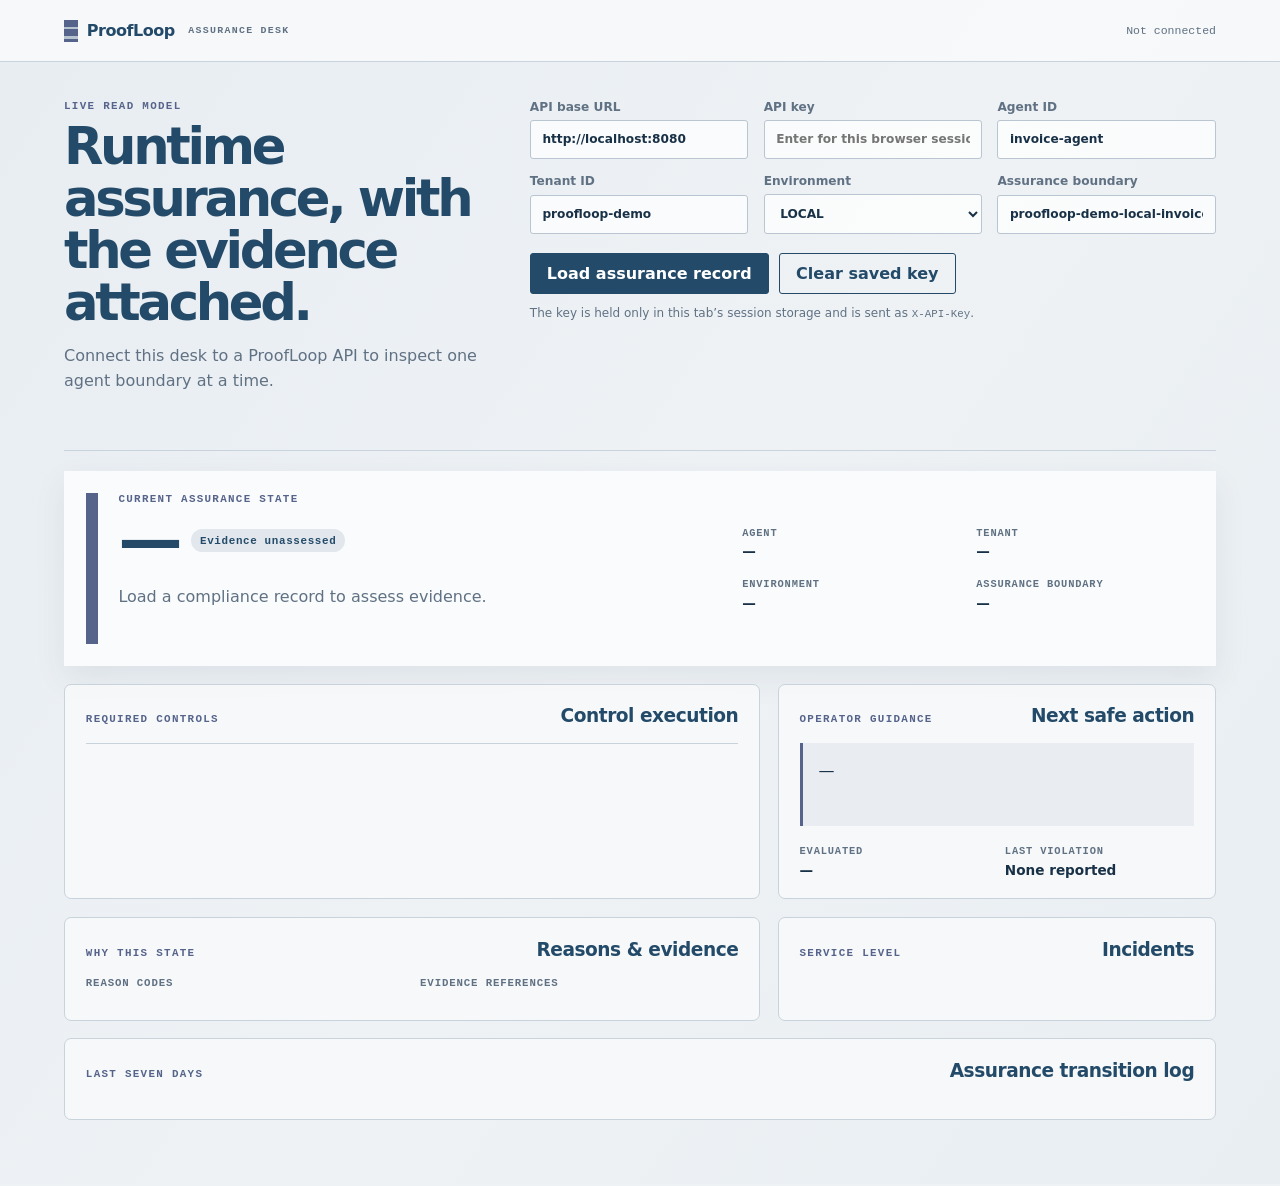
<file: dashboard/index.html>
<!doctype html>
<html lang="en">
  <head>
    <meta charset="utf-8" />
    <meta name="viewport" content="width=device-width, initial-scale=1" />
    <meta name="description" content="ProofLoop runtime compliance assurance dashboard" />
    <title>ProofLoop · Assurance desk</title>
    <link rel="stylesheet" href="styles.css" />
  </head>
  <body>
    <a class="skip-link" href="#main-content">Skip to assurance data</a>
    <header class="topbar">
      <div class="wordmark" aria-label="ProofLoop Assurance Desk">
        <span class="wordmark-mark" aria-hidden="true"></span>
        <span>ProofLoop</span><small>ASSURANCE DESK</small>
      </div>
      <div class="desk-meta" id="last-updated" aria-live="polite">Not connected</div>
    </header>

    <main id="main-content" class="shell">
      <section class="context-panel" aria-labelledby="connection-heading">
        <div class="section-heading">
          <p class="eyebrow">Live read model</p>
          <h1 id="connection-heading">Runtime assurance, with the evidence attached.</h1>
          <p>Connect this desk to a ProofLoop API to inspect one agent boundary at a time.</p>
        </div>
        <form id="connection-form" class="connection-form" novalidate>
          <label>
            <span>API base URL</span>
            <input id="api-base" name="apiBase" type="url" inputmode="url" value="http://localhost:8080" required />
          </label>
          <label>
            <span>API key</span>
            <input id="api-key" name="apiKey" type="password" autocomplete="off" required placeholder="Enter for this browser session" />
          </label>
          <label>
            <span>Agent ID</span>
            <input id="agent-id" name="agentId" value="invoice-agent" required />
          </label>
          <label>
            <span>Tenant ID</span>
            <input id="tenant-id" name="tenantId" value="proofloop-demo" required />
          </label>
          <label>
            <span>Environment</span>
            <select id="environment" name="environment">
              <option value="LOCAL">LOCAL</option>
              <option value="DEVELOPMENT">DEVELOPMENT</option>
              <option value="TEST">TEST</option>
              <option value="STAGING">STAGING</option>
              <option value="PRODUCTION">PRODUCTION</option>
            </select>
          </label>
          <label>
            <span>Assurance boundary</span>
            <input id="boundary-id" name="boundaryId" value="proofloop-demo-local-invoices" required />
          </label>
          <div class="form-actions">
            <button id="connect-button" type="submit">Load assurance record</button>
            <button id="clear-key-button" class="quiet-button" type="button">Clear saved key</button>
          </div>
          <p class="form-note">The key is held only in this tab’s session storage and is sent as <code>X-API-Key</code>.</p>
        </form>
      </section>

      <section id="message-region" class="message-region" aria-live="assertive" aria-atomic="true"></section>

      <section id="dashboard" class="dashboard" hidden aria-label="Assurance details">
        <article class="status-hero" aria-labelledby="status-label">
          <div class="status-rail" aria-hidden="true"></div>
          <div>
            <p class="eyebrow">Current assurance state</p>
            <div class="status-line">
              <h2 id="status-label" data-status>—</h2>
              <span id="freshness-chip" class="freshness-chip">Evidence unassessed</span>
            </div>
            <p id="status-summary" class="status-summary">Load a compliance record to assess evidence.</p>
          </div>
          <dl class="identity-grid">
            <div><dt>Agent</dt><dd id="identity-agent">—</dd></div>
            <div><dt>Tenant</dt><dd id="identity-tenant">—</dd></div>
            <div><dt>Environment</dt><dd id="identity-environment">—</dd></div>
            <div><dt>Assurance boundary</dt><dd id="identity-boundary">—</dd></div>
          </dl>
        </article>

        <div class="overview-grid">
          <section class="panel controls-panel" aria-labelledby="controls-heading">
            <div class="panel-heading"><p class="eyebrow">Required controls</p><h2 id="controls-heading">Control execution</h2></div>
            <ul id="control-list" class="control-list" aria-live="polite"></ul>
          </section>
          <section class="panel action-panel" aria-labelledby="action-heading">
            <div class="panel-heading"><p class="eyebrow">Operator guidance</p><h2 id="action-heading">Next safe action</h2></div>
            <p id="next-safe-action" class="next-action">—</p>
            <dl class="evidence-facts">
              <div><dt>Evaluated</dt><dd id="evaluated-at">—</dd></div>
              <div><dt>Last violation</dt><dd id="last-violation">None reported</dd></div>
            </dl>
          </section>
        </div>

        <div class="detail-grid">
          <section class="panel references-panel" aria-labelledby="references-heading">
            <div class="panel-heading"><p class="eyebrow">Why this state</p><h2 id="references-heading">Reasons &amp; evidence</h2></div>
            <div class="reference-columns">
              <div><h3>Reason codes</h3><ul id="reason-list" class="token-list"></ul></div>
              <div><h3>Evidence references</h3><ul id="evidence-list" class="token-list evidence-list"></ul></div>
            </div>
          </section>
          <section class="panel incidents-panel" aria-labelledby="incidents-heading">
            <div class="panel-heading"><p class="eyebrow">Service level</p><h2 id="incidents-heading">Incidents</h2></div>
            <div id="incident-list" class="incident-list" aria-live="polite"></div>
          </section>
        </div>

        <section class="panel timeline-panel" aria-labelledby="timeline-heading">
          <div class="panel-heading"><p class="eyebrow">Last seven days</p><h2 id="timeline-heading">Assurance transition log</h2></div>
          <ol id="timeline-list" class="timeline-list" aria-live="polite"></ol>
        </section>
      </section>
    </main>
    <script src="runtime-config.js"></script>
    <script src="app.js"></script>
  </body>
</html>
</file>
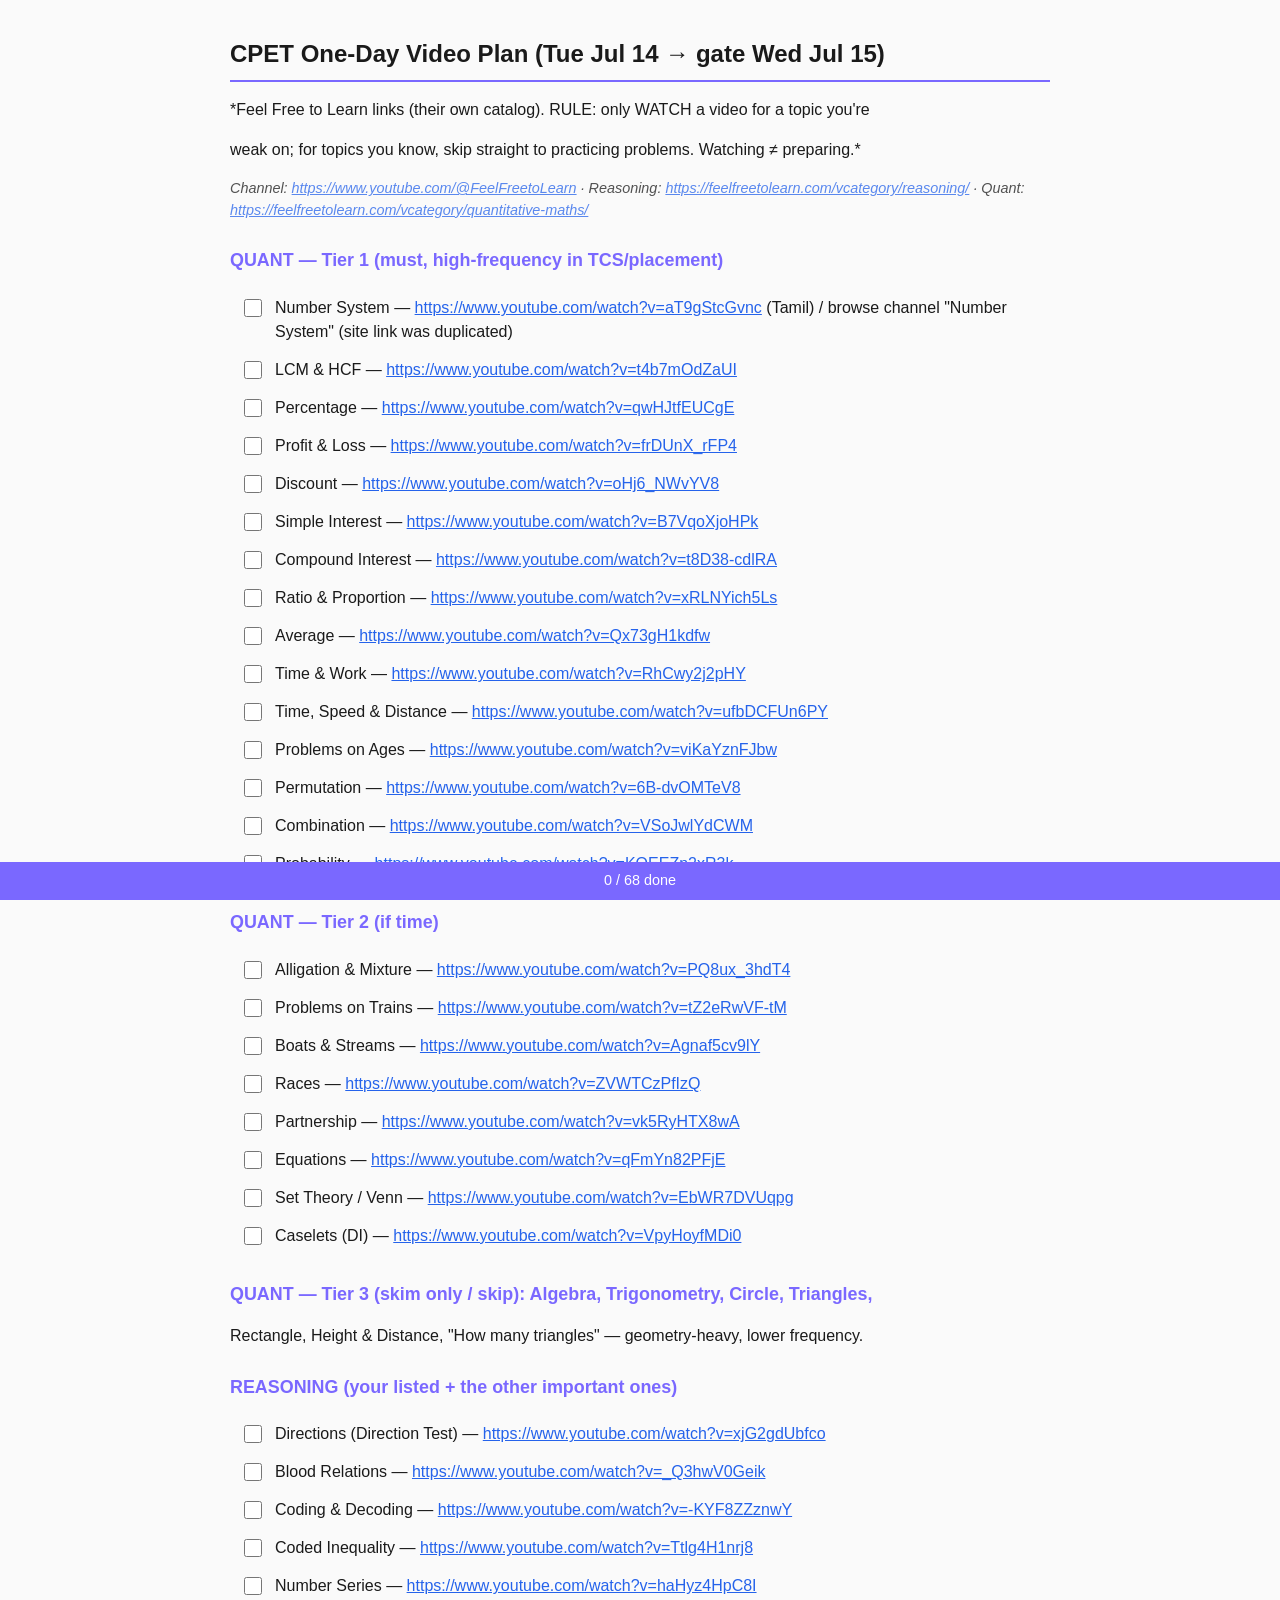
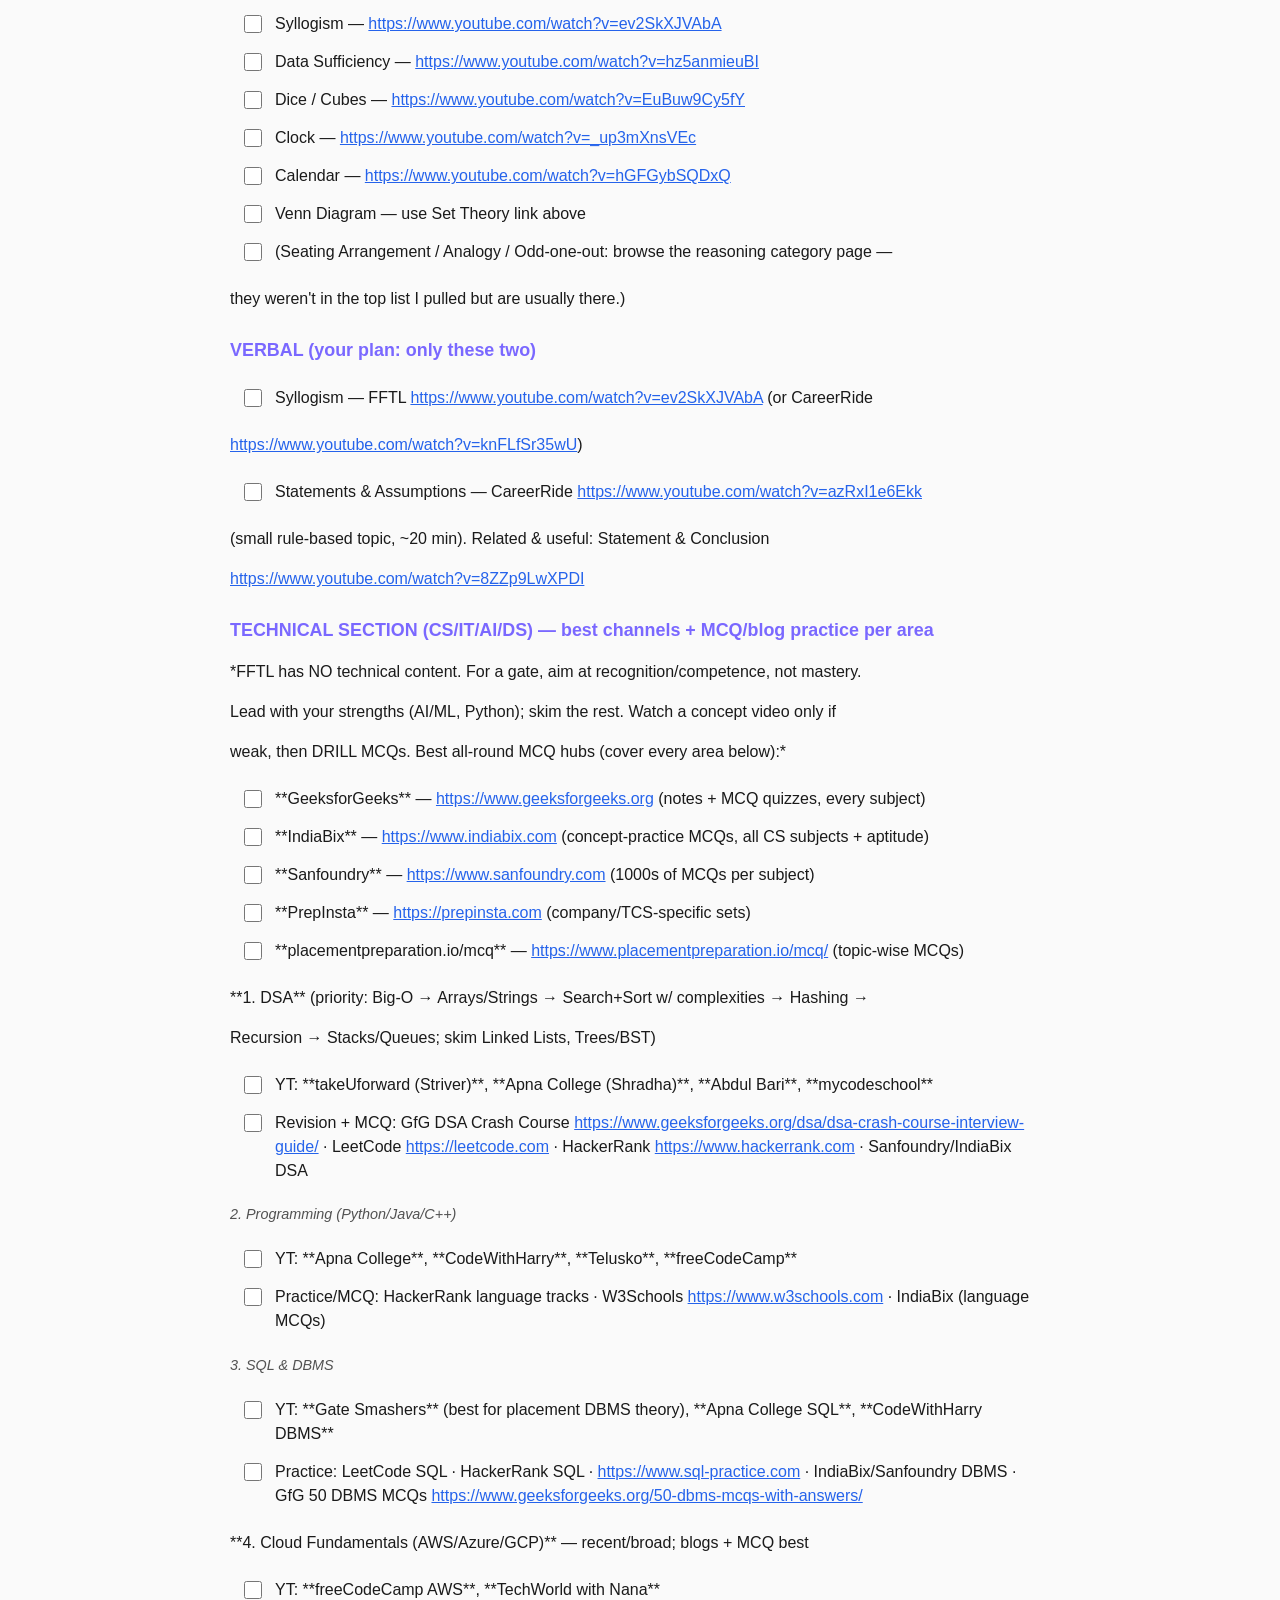
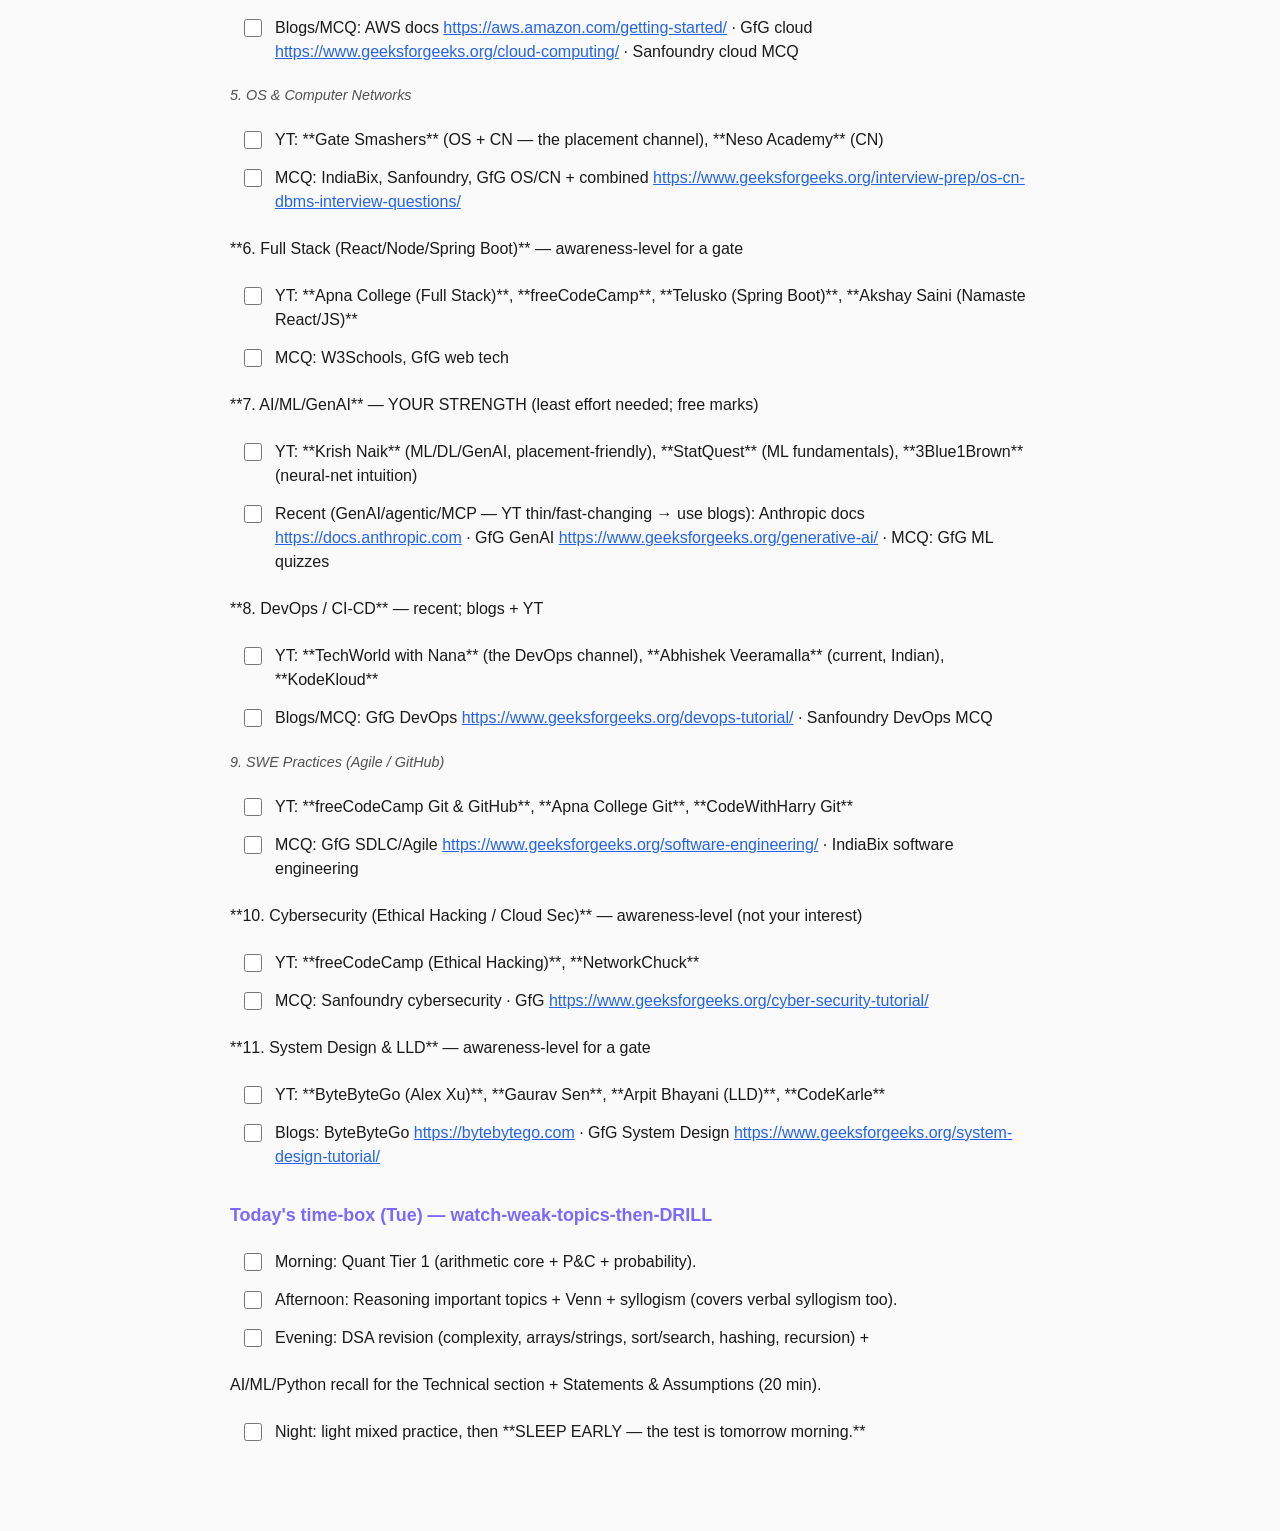
<file: claude/CPET_VIDEO_PLAN.html>
<!doctype html>
<html lang="en"><head><meta charset="utf-8">
<meta name="viewport" content="width=device-width, initial-scale=1">
<title>CPET Study Checklist</title>
<style>
:root{color-scheme:light dark}
body{font-family:-apple-system,BlinkMacSystemFont,'Segoe UI',sans-serif;max-width:820px;margin:0 auto;padding:20px 18px 80px;line-height:1.5;color:#1a1a1a;background:#fafafa}
@media(prefers-color-scheme:dark){body{color:#e8e8e8;background:#161616}}
h1{font-size:1.5rem;border-bottom:2px solid #7A68FF;padding-bottom:8px}
h2{font-size:1.12rem;margin-top:26px;color:#7A68FF}
.item{display:flex;gap:10px;align-items:flex-start;padding:7px 10px;border-radius:8px;cursor:pointer}
.item:hover{background:rgba(122,104,255,.08)}
.item input{margin-top:3px;width:18px;height:18px;flex:0 0 auto;accent-color:#7A68FF;cursor:pointer}
.item input:checked + span{opacity:.5;text-decoration:line-through}
a{color:#2563eb}@media(prefers-color-scheme:dark){a{color:#7aa2ff}}
.note{font-size:.9rem;opacity:.75;font-style:italic}
#bar{position:fixed;top:0;left:0;height:4px;background:#7A68FF;width:0;transition:width .2s}
#count{position:fixed;bottom:0;left:0;right:0;background:#7A68FF;color:#fff;text-align:center;padding:8px;font-size:.9rem}
</style></head><body>
<div id="bar"></div>
<h1>CPET One-Day Video Plan (Tue Jul 14 → gate Wed Jul 15)</h1><p>*Feel Free to Learn links (their own catalog). RULE: only WATCH a video for a topic you&#x27;re</p><p>weak on; for topics you know, skip straight to practicing problems. Watching ≠ preparing.*</p><p class="note">Channel: <a href="https://www.youtube.com/@FeelFreetoLearn" target="_blank">https://www.youtube.com/@FeelFreetoLearn</a> · Reasoning: <a href="https://feelfreetolearn.com/vcategory/reasoning/" target="_blank">https://feelfreetolearn.com/vcategory/reasoning/</a> · Quant: <a href="https://feelfreetolearn.com/vcategory/quantitative-maths/" target="_blank">https://feelfreetolearn.com/vcategory/quantitative-maths/</a></p><h2>QUANT — Tier 1 (must, high-frequency in TCS/placement)</h2><label class="item"><input type="checkbox" id="cb0"><span>Number System — <a href="https://www.youtube.com/watch?v=aT9gStcGvnc" target="_blank">https://www.youtube.com/watch?v=aT9gStcGvnc</a> (Tamil) / browse channel &quot;Number System&quot; (site link was duplicated)</span></label><label class="item"><input type="checkbox" id="cb1"><span>LCM &amp; HCF — <a href="https://www.youtube.com/watch?v=t4b7mOdZaUI" target="_blank">https://www.youtube.com/watch?v=t4b7mOdZaUI</a></span></label><label class="item"><input type="checkbox" id="cb2"><span>Percentage — <a href="https://www.youtube.com/watch?v=qwHJtfEUCgE" target="_blank">https://www.youtube.com/watch?v=qwHJtfEUCgE</a></span></label><label class="item"><input type="checkbox" id="cb3"><span>Profit &amp; Loss — <a href="https://www.youtube.com/watch?v=frDUnX_rFP4" target="_blank">https://www.youtube.com/watch?v=frDUnX_rFP4</a></span></label><label class="item"><input type="checkbox" id="cb4"><span>Discount — <a href="https://www.youtube.com/watch?v=oHj6_NWvYV8" target="_blank">https://www.youtube.com/watch?v=oHj6_NWvYV8</a></span></label><label class="item"><input type="checkbox" id="cb5"><span>Simple Interest — <a href="https://www.youtube.com/watch?v=B7VqoXjoHPk" target="_blank">https://www.youtube.com/watch?v=B7VqoXjoHPk</a></span></label><label class="item"><input type="checkbox" id="cb6"><span>Compound Interest — <a href="https://www.youtube.com/watch?v=t8D38-cdlRA" target="_blank">https://www.youtube.com/watch?v=t8D38-cdlRA</a></span></label><label class="item"><input type="checkbox" id="cb7"><span>Ratio &amp; Proportion — <a href="https://www.youtube.com/watch?v=xRLNYich5Ls" target="_blank">https://www.youtube.com/watch?v=xRLNYich5Ls</a></span></label><label class="item"><input type="checkbox" id="cb8"><span>Average — <a href="https://www.youtube.com/watch?v=Qx73gH1kdfw" target="_blank">https://www.youtube.com/watch?v=Qx73gH1kdfw</a></span></label><label class="item"><input type="checkbox" id="cb9"><span>Time &amp; Work — <a href="https://www.youtube.com/watch?v=RhCwy2j2pHY" target="_blank">https://www.youtube.com/watch?v=RhCwy2j2pHY</a></span></label><label class="item"><input type="checkbox" id="cb10"><span>Time, Speed &amp; Distance — <a href="https://www.youtube.com/watch?v=ufbDCFUn6PY" target="_blank">https://www.youtube.com/watch?v=ufbDCFUn6PY</a></span></label><label class="item"><input type="checkbox" id="cb11"><span>Problems on Ages — <a href="https://www.youtube.com/watch?v=viKaYznFJbw" target="_blank">https://www.youtube.com/watch?v=viKaYznFJbw</a></span></label><label class="item"><input type="checkbox" id="cb12"><span>Permutation — <a href="https://www.youtube.com/watch?v=6B-dvOMTeV8" target="_blank">https://www.youtube.com/watch?v=6B-dvOMTeV8</a></span></label><label class="item"><input type="checkbox" id="cb13"><span>Combination — <a href="https://www.youtube.com/watch?v=VSoJwlYdCWM" target="_blank">https://www.youtube.com/watch?v=VSoJwlYdCWM</a></span></label><label class="item"><input type="checkbox" id="cb14"><span>Probability — <a href="https://www.youtube.com/watch?v=KOEEZn2xR3k" target="_blank">https://www.youtube.com/watch?v=KOEEZn2xR3k</a></span></label><h2>QUANT — Tier 2 (if time)</h2><label class="item"><input type="checkbox" id="cb15"><span>Alligation &amp; Mixture — <a href="https://www.youtube.com/watch?v=PQ8ux_3hdT4" target="_blank">https://www.youtube.com/watch?v=PQ8ux_3hdT4</a></span></label><label class="item"><input type="checkbox" id="cb16"><span>Problems on Trains — <a href="https://www.youtube.com/watch?v=tZ2eRwVF-tM" target="_blank">https://www.youtube.com/watch?v=tZ2eRwVF-tM</a></span></label><label class="item"><input type="checkbox" id="cb17"><span>Boats &amp; Streams — <a href="https://www.youtube.com/watch?v=Agnaf5cv9lY" target="_blank">https://www.youtube.com/watch?v=Agnaf5cv9lY</a></span></label><label class="item"><input type="checkbox" id="cb18"><span>Races — <a href="https://www.youtube.com/watch?v=ZVWTCzPfIzQ" target="_blank">https://www.youtube.com/watch?v=ZVWTCzPfIzQ</a></span></label><label class="item"><input type="checkbox" id="cb19"><span>Partnership — <a href="https://www.youtube.com/watch?v=vk5RyHTX8wA" target="_blank">https://www.youtube.com/watch?v=vk5RyHTX8wA</a></span></label><label class="item"><input type="checkbox" id="cb20"><span>Equations — <a href="https://www.youtube.com/watch?v=qFmYn82PFjE" target="_blank">https://www.youtube.com/watch?v=qFmYn82PFjE</a></span></label><label class="item"><input type="checkbox" id="cb21"><span>Set Theory / Venn — <a href="https://www.youtube.com/watch?v=EbWR7DVUqpg" target="_blank">https://www.youtube.com/watch?v=EbWR7DVUqpg</a></span></label><label class="item"><input type="checkbox" id="cb22"><span>Caselets (DI) — <a href="https://www.youtube.com/watch?v=VpyHoyfMDi0" target="_blank">https://www.youtube.com/watch?v=VpyHoyfMDi0</a></span></label><h2>QUANT — Tier 3 (skim only / skip): Algebra, Trigonometry, Circle, Triangles,</h2><p>Rectangle, Height &amp; Distance, &quot;How many triangles&quot; — geometry-heavy, lower frequency.</p><h2>REASONING (your listed + the other important ones)</h2><label class="item"><input type="checkbox" id="cb23"><span>Directions (Direction Test) — <a href="https://www.youtube.com/watch?v=xjG2gdUbfco" target="_blank">https://www.youtube.com/watch?v=xjG2gdUbfco</a></span></label><label class="item"><input type="checkbox" id="cb24"><span>Blood Relations — <a href="https://www.youtube.com/watch?v=_Q3hwV0Geik" target="_blank">https://www.youtube.com/watch?v=_Q3hwV0Geik</a></span></label><label class="item"><input type="checkbox" id="cb25"><span>Coding &amp; Decoding — <a href="https://www.youtube.com/watch?v=-KYF8ZZznwY" target="_blank">https://www.youtube.com/watch?v=-KYF8ZZznwY</a></span></label><label class="item"><input type="checkbox" id="cb26"><span>Coded Inequality — <a href="https://www.youtube.com/watch?v=Ttlg4H1nrj8" target="_blank">https://www.youtube.com/watch?v=Ttlg4H1nrj8</a></span></label><label class="item"><input type="checkbox" id="cb27"><span>Number Series — <a href="https://www.youtube.com/watch?v=haHyz4HpC8I" target="_blank">https://www.youtube.com/watch?v=haHyz4HpC8I</a></span></label><label class="item"><input type="checkbox" id="cb28"><span>Syllogism — <a href="https://www.youtube.com/watch?v=ev2SkXJVAbA" target="_blank">https://www.youtube.com/watch?v=ev2SkXJVAbA</a></span></label><label class="item"><input type="checkbox" id="cb29"><span>Data Sufficiency — <a href="https://www.youtube.com/watch?v=hz5anmieuBI" target="_blank">https://www.youtube.com/watch?v=hz5anmieuBI</a></span></label><label class="item"><input type="checkbox" id="cb30"><span>Dice / Cubes — <a href="https://www.youtube.com/watch?v=EuBuw9Cy5fY" target="_blank">https://www.youtube.com/watch?v=EuBuw9Cy5fY</a></span></label><label class="item"><input type="checkbox" id="cb31"><span>Clock — <a href="https://www.youtube.com/watch?v=_up3mXnsVEc" target="_blank">https://www.youtube.com/watch?v=_up3mXnsVEc</a></span></label><label class="item"><input type="checkbox" id="cb32"><span>Calendar — <a href="https://www.youtube.com/watch?v=hGFGybSQDxQ" target="_blank">https://www.youtube.com/watch?v=hGFGybSQDxQ</a></span></label><label class="item"><input type="checkbox" id="cb33"><span>Venn Diagram — use Set Theory link above</span></label><label class="item"><input type="checkbox" id="cb34"><span>(Seating Arrangement / Analogy / Odd-one-out: browse the reasoning category page —</span></label><p>  they weren&#x27;t in the top list I pulled but are usually there.)</p><h2>VERBAL (your plan: only these two)</h2><label class="item"><input type="checkbox" id="cb35"><span>Syllogism — FFTL <a href="https://www.youtube.com/watch?v=ev2SkXJVAbA" target="_blank">https://www.youtube.com/watch?v=ev2SkXJVAbA</a>  (or CareerRide</span></label><p>  <a href="https://www.youtube.com/watch?v=knFLfSr35wU" target="_blank">https://www.youtube.com/watch?v=knFLfSr35wU</a>)</p><label class="item"><input type="checkbox" id="cb36"><span>Statements &amp; Assumptions — CareerRide <a href="https://www.youtube.com/watch?v=azRxI1e6Ekk" target="_blank">https://www.youtube.com/watch?v=azRxI1e6Ekk</a></span></label><p>  (small rule-based topic, ~20 min). Related &amp; useful: Statement &amp; Conclusion</p><p>  <a href="https://www.youtube.com/watch?v=8ZZp9LwXPDI" target="_blank">https://www.youtube.com/watch?v=8ZZp9LwXPDI</a></p><h2>TECHNICAL SECTION (CS/IT/AI/DS) — best channels + MCQ/blog practice per area</h2><p>*FFTL has NO technical content. For a gate, aim at recognition/competence, not mastery.</p><p>Lead with your strengths (AI/ML, Python); skim the rest. Watch a concept video only if</p><p>weak, then DRILL MCQs. Best all-round MCQ hubs (cover every area below):*</p><label class="item"><input type="checkbox" id="cb37"><span>**GeeksforGeeks** — <a href="https://www.geeksforgeeks.org" target="_blank">https://www.geeksforgeeks.org</a> (notes + MCQ quizzes, every subject)</span></label><label class="item"><input type="checkbox" id="cb38"><span>**IndiaBix** — <a href="https://www.indiabix.com" target="_blank">https://www.indiabix.com</a> (concept-practice MCQs, all CS subjects + aptitude)</span></label><label class="item"><input type="checkbox" id="cb39"><span>**Sanfoundry** — <a href="https://www.sanfoundry.com" target="_blank">https://www.sanfoundry.com</a> (1000s of MCQs per subject)</span></label><label class="item"><input type="checkbox" id="cb40"><span>**PrepInsta** — <a href="https://prepinsta.com" target="_blank">https://prepinsta.com</a> (company/TCS-specific sets)</span></label><label class="item"><input type="checkbox" id="cb41"><span>**placementpreparation.io/mcq** — <a href="https://www.placementpreparation.io/mcq/" target="_blank">https://www.placementpreparation.io/mcq/</a> (topic-wise MCQs)</span></label><p>**1. DSA** (priority: Big-O → Arrays/Strings → Search+Sort w/ complexities → Hashing →</p><p>Recursion → Stacks/Queues; skim Linked Lists, Trees/BST)</p><label class="item"><input type="checkbox" id="cb42"><span>YT: **takeUforward (Striver)**, **Apna College (Shradha)**, **Abdul Bari**, **mycodeschool**</span></label><label class="item"><input type="checkbox" id="cb43"><span>Revision + MCQ: GfG DSA Crash Course <a href="https://www.geeksforgeeks.org/dsa/dsa-crash-course-interview-guide/" target="_blank">https://www.geeksforgeeks.org/dsa/dsa-crash-course-interview-guide/</a> · LeetCode <a href="https://leetcode.com" target="_blank">https://leetcode.com</a> · HackerRank <a href="https://www.hackerrank.com" target="_blank">https://www.hackerrank.com</a> · Sanfoundry/IndiaBix DSA</span></label><p class="note">2. Programming (Python/Java/C++)</p><label class="item"><input type="checkbox" id="cb44"><span>YT: **Apna College**, **CodeWithHarry**, **Telusko**, **freeCodeCamp**</span></label><label class="item"><input type="checkbox" id="cb45"><span>Practice/MCQ: HackerRank language tracks · W3Schools <a href="https://www.w3schools.com" target="_blank">https://www.w3schools.com</a> · IndiaBix (language MCQs)</span></label><p class="note">3. SQL &amp; DBMS</p><label class="item"><input type="checkbox" id="cb46"><span>YT: **Gate Smashers** (best for placement DBMS theory), **Apna College SQL**, **CodeWithHarry DBMS**</span></label><label class="item"><input type="checkbox" id="cb47"><span>Practice: LeetCode SQL · HackerRank SQL · <a href="https://www.sql-practice.com" target="_blank">https://www.sql-practice.com</a> · IndiaBix/Sanfoundry DBMS · GfG 50 DBMS MCQs <a href="https://www.geeksforgeeks.org/50-dbms-mcqs-with-answers/" target="_blank">https://www.geeksforgeeks.org/50-dbms-mcqs-with-answers/</a></span></label><p>**4. Cloud Fundamentals (AWS/Azure/GCP)** — recent/broad; blogs + MCQ best</p><label class="item"><input type="checkbox" id="cb48"><span>YT: **freeCodeCamp AWS**, **TechWorld with Nana**</span></label><label class="item"><input type="checkbox" id="cb49"><span>Blogs/MCQ: AWS docs <a href="https://aws.amazon.com/getting-started/" target="_blank">https://aws.amazon.com/getting-started/</a> · GfG cloud <a href="https://www.geeksforgeeks.org/cloud-computing/" target="_blank">https://www.geeksforgeeks.org/cloud-computing/</a> · Sanfoundry cloud MCQ</span></label><p class="note">5. OS &amp; Computer Networks</p><label class="item"><input type="checkbox" id="cb50"><span>YT: **Gate Smashers** (OS + CN — the placement channel), **Neso Academy** (CN)</span></label><label class="item"><input type="checkbox" id="cb51"><span>MCQ: IndiaBix, Sanfoundry, GfG OS/CN + combined <a href="https://www.geeksforgeeks.org/interview-prep/os-cn-dbms-interview-questions/" target="_blank">https://www.geeksforgeeks.org/interview-prep/os-cn-dbms-interview-questions/</a></span></label><p>**6. Full Stack (React/Node/Spring Boot)** — awareness-level for a gate</p><label class="item"><input type="checkbox" id="cb52"><span>YT: **Apna College (Full Stack)**, **freeCodeCamp**, **Telusko (Spring Boot)**, **Akshay Saini (Namaste React/JS)**</span></label><label class="item"><input type="checkbox" id="cb53"><span>MCQ: W3Schools, GfG web tech</span></label><p>**7. AI/ML/GenAI** — YOUR STRENGTH (least effort needed; free marks)</p><label class="item"><input type="checkbox" id="cb54"><span>YT: **Krish Naik** (ML/DL/GenAI, placement-friendly), **StatQuest** (ML fundamentals), **3Blue1Brown** (neural-net intuition)</span></label><label class="item"><input type="checkbox" id="cb55"><span>Recent (GenAI/agentic/MCP — YT thin/fast-changing → use blogs): Anthropic docs <a href="https://docs.anthropic.com" target="_blank">https://docs.anthropic.com</a> · GfG GenAI <a href="https://www.geeksforgeeks.org/generative-ai/" target="_blank">https://www.geeksforgeeks.org/generative-ai/</a> · MCQ: GfG ML quizzes</span></label><p>**8. DevOps / CI-CD** — recent; blogs + YT</p><label class="item"><input type="checkbox" id="cb56"><span>YT: **TechWorld with Nana** (the DevOps channel), **Abhishek Veeramalla** (current, Indian), **KodeKloud**</span></label><label class="item"><input type="checkbox" id="cb57"><span>Blogs/MCQ: GfG DevOps <a href="https://www.geeksforgeeks.org/devops-tutorial/" target="_blank">https://www.geeksforgeeks.org/devops-tutorial/</a> · Sanfoundry DevOps MCQ</span></label><p class="note">9. SWE Practices (Agile / GitHub)</p><label class="item"><input type="checkbox" id="cb58"><span>YT: **freeCodeCamp Git &amp; GitHub**, **Apna College Git**, **CodeWithHarry Git**</span></label><label class="item"><input type="checkbox" id="cb59"><span>MCQ: GfG SDLC/Agile <a href="https://www.geeksforgeeks.org/software-engineering/" target="_blank">https://www.geeksforgeeks.org/software-engineering/</a> · IndiaBix software engineering</span></label><p>**10. Cybersecurity (Ethical Hacking / Cloud Sec)** — awareness-level (not your interest)</p><label class="item"><input type="checkbox" id="cb60"><span>YT: **freeCodeCamp (Ethical Hacking)**, **NetworkChuck**</span></label><label class="item"><input type="checkbox" id="cb61"><span>MCQ: Sanfoundry cybersecurity · GfG <a href="https://www.geeksforgeeks.org/cyber-security-tutorial/" target="_blank">https://www.geeksforgeeks.org/cyber-security-tutorial/</a></span></label><p>**11. System Design &amp; LLD** — awareness-level for a gate</p><label class="item"><input type="checkbox" id="cb62"><span>YT: **ByteByteGo (Alex Xu)**, **Gaurav Sen**, **Arpit Bhayani (LLD)**, **CodeKarle**</span></label><label class="item"><input type="checkbox" id="cb63"><span>Blogs: ByteByteGo <a href="https://bytebytego.com" target="_blank">https://bytebytego.com</a> · GfG System Design <a href="https://www.geeksforgeeks.org/system-design-tutorial/" target="_blank">https://www.geeksforgeeks.org/system-design-tutorial/</a></span></label><h2>Today&#x27;s time-box (Tue) — watch-weak-topics-then-DRILL</h2><label class="item"><input type="checkbox" id="cb64"><span>Morning: Quant Tier 1 (arithmetic core + P&amp;C + probability).</span></label><label class="item"><input type="checkbox" id="cb65"><span>Afternoon: Reasoning important topics + Venn + syllogism (covers verbal syllogism too).</span></label><label class="item"><input type="checkbox" id="cb66"><span>Evening: DSA revision (complexity, arrays/strings, sort/search, hashing, recursion) +</span></label><p>  AI/ML/Python recall for the Technical section + Statements &amp; Assumptions (20 min).</p><label class="item"><input type="checkbox" id="cb67"><span>Night: light mixed practice, then **SLEEP EARLY — the test is tomorrow morning.**</span></label>
<div id="count"></div>
<script>
const boxes=[...document.querySelectorAll('input[type=checkbox]')];
function save(){localStorage.setItem('cpet',JSON.stringify(boxes.map(b=>b.checked)))}
function upd(){const n=boxes.filter(b=>b.checked).length;document.getElementById('count').textContent=`${n} / ${boxes.length} done`;document.getElementById('bar').style.width=(n/boxes.length*100)+'%'}
try{const s=JSON.parse(localStorage.getItem('cpet')||'[]');boxes.forEach((b,i)=>b.checked=!!s[i])}catch(e){}
boxes.forEach(b=>b.addEventListener('change',()=>{save();upd()}));
upd();
</script></body></html>
</file>
<file: dashboard/styles.css>
:root {
  --paper: #eef2f5;
  --surface: #f9fbfc;
  --ink: #193147;
  --muted: #607183;
  --line: #c9d3dc;
  --navy: #234a68;
  --indigo: #56648b;
  --green: #2d775d;
  --amber: #a66a18;
  --red: #a23b43;
  --shadow: 0 12px 30px rgba(32, 58, 77, .08);
  --radius: 7px;
  font-family: Inter, ui-sans-serif, system-ui, -apple-system, BlinkMacSystemFont, "Segoe UI", sans-serif;
  color: var(--ink);
  background: var(--paper);
}

* { box-sizing: border-box; }
body { margin: 0; min-width: 320px; background: linear-gradient(124deg, #e8edf2 0%, var(--paper) 52%, #e9eef2 100%); }
button, input, select { font: inherit; }
button { cursor: pointer; }
button:focus-visible, input:focus-visible, select:focus-visible, a:focus-visible { outline: 3px solid #6d7ea5; outline-offset: 3px; }
.skip-link { position: absolute; top: -4rem; left: 1rem; padding: .7rem 1rem; background: var(--ink); color: white; z-index: 10; }
.skip-link:focus { top: 1rem; }

.topbar { min-height: 62px; display: flex; justify-content: space-between; align-items: center; gap: 1rem; padding: 0 5vw; border-bottom: 1px solid var(--line); background: rgba(249, 251, 252, .83); }
.wordmark { display: flex; align-items: center; gap: .55rem; font-weight: 750; letter-spacing: -.03em; color: var(--navy); }
.wordmark small { margin-left: .3rem; font-family: ui-monospace, SFMono-Regular, Menlo, monospace; font-size: .62rem; letter-spacing: .13em; color: var(--muted); }
.wordmark-mark { width: 14px; height: 22px; display: inline-block; background: linear-gradient(to bottom, var(--indigo) 0 31%, #b7c3cf 31% 43%, var(--indigo) 43% 73%, #b7c3cf 73% 85%, var(--indigo) 85%); }
.desk-meta { font-family: ui-monospace, SFMono-Regular, Menlo, monospace; font-size: .72rem; color: var(--muted); }
.shell { width: min(1380px, 100%); margin: 0 auto; padding: clamp(1.25rem, 3vw, 3.5rem) 5vw 4rem; }
.context-panel { display: grid; grid-template-columns: minmax(250px, .9fr) minmax(460px, 1.45fr); gap: 2.5rem; padding-bottom: 2.5rem; border-bottom: 1px solid var(--line); }
.eyebrow { margin: 0 0 .45rem; color: var(--indigo); font-family: ui-monospace, SFMono-Regular, Menlo, monospace; font-size: .68rem; font-weight: 700; letter-spacing: .12em; text-transform: uppercase; }
h1, h2, h3, p { overflow-wrap: anywhere; }
h1 { max-width: 14ch; margin: 0; font-size: clamp(2rem, 4vw, 3.85rem); line-height: 1.02; letter-spacing: -.065em; font-weight: 760; color: var(--navy); }
.section-heading > p:last-child { max-width: 46ch; color: var(--muted); line-height: 1.55; }
.connection-form { display: grid; grid-template-columns: repeat(3, minmax(0, 1fr)); gap: .95rem; align-content: start; }
label { display: grid; gap: .37rem; color: var(--muted); font-size: .76rem; font-weight: 700; }
input, select { width: 100%; min-width: 0; padding: .7rem .72rem; border: 1px solid #b9c6d1; border-radius: 3px; background: rgba(255,255,255,.75); color: var(--ink); }
.form-actions { grid-column: 1 / -1; display: flex; align-items: center; flex-wrap: wrap; gap: .65rem; margin-top: .2rem; }
button { min-height: 40px; padding: .65rem 1rem; border: 1px solid var(--navy); border-radius: 3px; background: var(--navy); color: white; font-weight: 700; }
button:hover { background: #173c59; }
button:disabled { cursor: wait; opacity: .68; }
.quiet-button { background: transparent; color: var(--navy); }
.quiet-button:hover { background: #e3eaf0; }
.form-note { grid-column: 1 / -1; margin: -.2rem 0 0; color: var(--muted); font-size: .75rem; }
code { font-size: .9em; }
.message-region { margin: 1.25rem 0; }
.message { padding: .85rem 1rem; border-left: 4px solid var(--indigo); background: #e4eaf1; color: #29475d; line-height: 1.4; }
.message.error { border-color: var(--red); background: #f5e8e8; color: #7c2831; }
.message.loading { border-color: var(--amber); background: #f5eddf; color: #6d4918; }

.dashboard { display: grid; gap: 1.1rem; }
.status-hero { display: grid; grid-template-columns: 12px minmax(0, 1fr) minmax(300px, .75fr); gap: 1.3rem; align-items: stretch; min-height: 195px; padding: 1.35rem; background: var(--surface); box-shadow: var(--shadow); }
.status-rail { background: var(--indigo); }
[data-status] { margin: 0; color: var(--navy); font-size: clamp(2rem, 5vw, 4.7rem); letter-spacing: -.075em; line-height: .9; }
.status-line { display: flex; align-items: center; gap: .85rem; flex-wrap: wrap; }
.freshness-chip, .state-badge { display: inline-flex; align-items: center; width: max-content; padding: .34rem .55rem; border-radius: 999px; background: #e1e7ed; color: var(--navy); font-family: ui-monospace, SFMono-Regular, Menlo, monospace; font-size: .68rem; font-weight: 800; letter-spacing: .06em; }
.status-summary { max-width: 56ch; margin: 1rem 0 0; color: var(--muted); line-height: 1.45; }
.identity-grid, .evidence-facts { display: grid; grid-template-columns: repeat(2, minmax(0, 1fr)); align-content: center; gap: 1.15rem 1rem; margin: 0; }
dt { color: var(--muted); font-family: ui-monospace, SFMono-Regular, Menlo, monospace; font-size: .65rem; font-weight: 700; letter-spacing: .08em; text-transform: uppercase; }
dd { margin: .3rem 0 0; color: var(--ink); font-size: .85rem; font-weight: 720; overflow-wrap: anywhere; }
.overview-grid, .detail-grid { display: grid; grid-template-columns: 1.35fr .85fr; gap: 1.1rem; }
.panel { padding: 1.3rem; border: 1px solid var(--line); border-radius: var(--radius); background: rgba(249,251,252,.8); }
.panel-heading { display: flex; justify-content: space-between; gap: 1rem; align-items: baseline; margin-bottom: 1.05rem; }
.panel-heading .eyebrow { margin: 0; }
h2 { margin: 0; color: var(--navy); font-size: 1.16rem; letter-spacing: -.025em; }
h3 { margin: 0 0 .65rem; color: var(--muted); font-family: ui-monospace, SFMono-Regular, Menlo, monospace; font-size: .67rem; letter-spacing: .08em; text-transform: uppercase; }
.control-list, .token-list, .timeline-list { list-style: none; padding: 0; margin: 0; }
.control-list { display: grid; grid-template-columns: repeat(2, minmax(0,1fr)); border-top: 1px solid var(--line); }
.control-item { min-width: 0; display: grid; grid-template-columns: 9px minmax(0,1fr); gap: .7rem; padding: .85rem .6rem .85rem 0; border-bottom: 1px solid var(--line); }
.control-item:nth-child(even) { padding-left: .9rem; border-left: 1px solid var(--line); }
.control-dot { width: 9px; height: 9px; margin-top: .33rem; background: #9aaab7; border-radius: 50%; }
.control-name { margin: 0; font-size: .86rem; font-weight: 730; }
.control-detail { margin: .24rem 0 0; color: var(--muted); font-size: .72rem; line-height: 1.38; }
.next-action { min-height: 5.2rem; margin: 0; padding: 1rem; border-left: 3px solid var(--indigo); background: #e9edf2; line-height: 1.5; }
.evidence-facts { margin-top: 1.15rem; }
.reference-columns { display: grid; grid-template-columns: 1fr 1fr; gap: 1rem; }
.token-list { display: flex; flex-wrap: wrap; gap: .45rem; }
.token-list li { max-width: 100%; padding: .38rem .5rem; border: 1px solid #cdd6de; background: #f1f4f6; color: #385168; font-family: ui-monospace, SFMono-Regular, Menlo, monospace; font-size: .7rem; overflow-wrap: anywhere; }
.evidence-list li { background: #f7f9fa; }
.incident-list { display: grid; gap: .7rem; }
.incident { padding: .8rem .9rem; border-left: 3px solid var(--amber); background: #f5f0e7; }
.incident h3 { margin-bottom: .34rem; color: var(--ink); font-family: inherit; font-size: .84rem; letter-spacing: 0; text-transform: none; }
.incident p { margin: 0; color: var(--muted); font-size: .75rem; line-height: 1.45; }
.empty-state { margin: 0; color: var(--muted); font-size: .84rem; line-height: 1.5; }
.timeline-list { position: relative; display: grid; gap: 0; }
.timeline-list::before { content: ""; position: absolute; top: .5rem; bottom: .5rem; left: 4.75rem; width: 1px; background: #b9c7d2; }
.timeline-item { display: grid; grid-template-columns: 4rem 1rem minmax(0,1fr); gap: .75rem; padding: .48rem 0; }
.timeline-time { color: var(--muted); font-family: ui-monospace, SFMono-Regular, Menlo, monospace; font-size: .68rem; line-height: 1.4; text-align: right; }
.timeline-point { position: relative; z-index: 1; width: .7rem; height: .7rem; margin-top: .14rem; border: 2px solid var(--surface); border-radius: 50%; background: var(--indigo); }
.timeline-title { margin: 0; font-size: .84rem; font-weight: 730; }
.timeline-detail { margin: .18rem 0 0; color: var(--muted); font-size: .74rem; line-height: 1.4; }
.GREEN .status-rail, .GREEN .timeline-point { background: var(--green); }
.AMBER .status-rail, .AMBER .timeline-point { background: var(--amber); }
.RED .status-rail, .RED .timeline-point { background: var(--red); }
.control-dot-green { background: var(--green); }
.control-dot-amber { background: var(--amber); }
.control-dot-red { background: var(--red); }
.GREEN .freshness-chip, .state-badge.GREEN { background: #dcece5; color: #18553f; }
.AMBER .freshness-chip, .state-badge.AMBER { background: #f5e9cf; color: #7b4c0e; }
.RED .freshness-chip, .state-badge.RED { background: #f3dede; color: #822b33; }

@media (max-width: 940px) { .context-panel, .status-hero, .overview-grid, .detail-grid { grid-template-columns: 1fr; } .status-hero { grid-template-columns: 9px 1fr; } .identity-grid { grid-column: 2; } }
@media (max-width: 620px) { .topbar { padding-inline: 1rem; } .wordmark small { display: none; } .shell { padding-inline: 1rem; } .context-panel { gap: 1.5rem; } .connection-form { grid-template-columns: 1fr; } .status-hero { padding: 1rem; gap: .9rem; } .identity-grid, .evidence-facts, .reference-columns, .control-list { grid-template-columns: 1fr; } .control-item:nth-child(even) { padding-left: 0; border-left: 0; } .timeline-list::before { left: 4.2rem; } .timeline-item { grid-template-columns: 3.45rem 1rem minmax(0,1fr); gap: .65rem; } }
@media (prefers-reduced-motion: no-preference) { button, input, select, .panel { transition: border-color .16s ease, background-color .16s ease, transform .16s ease; } button:hover { transform: translateY(-1px); } }
@media (prefers-reduced-motion: reduce) { *, *::before, *::after { scroll-behavior: auto !important; transition: none !important; animation: none !important; } }
</file>
